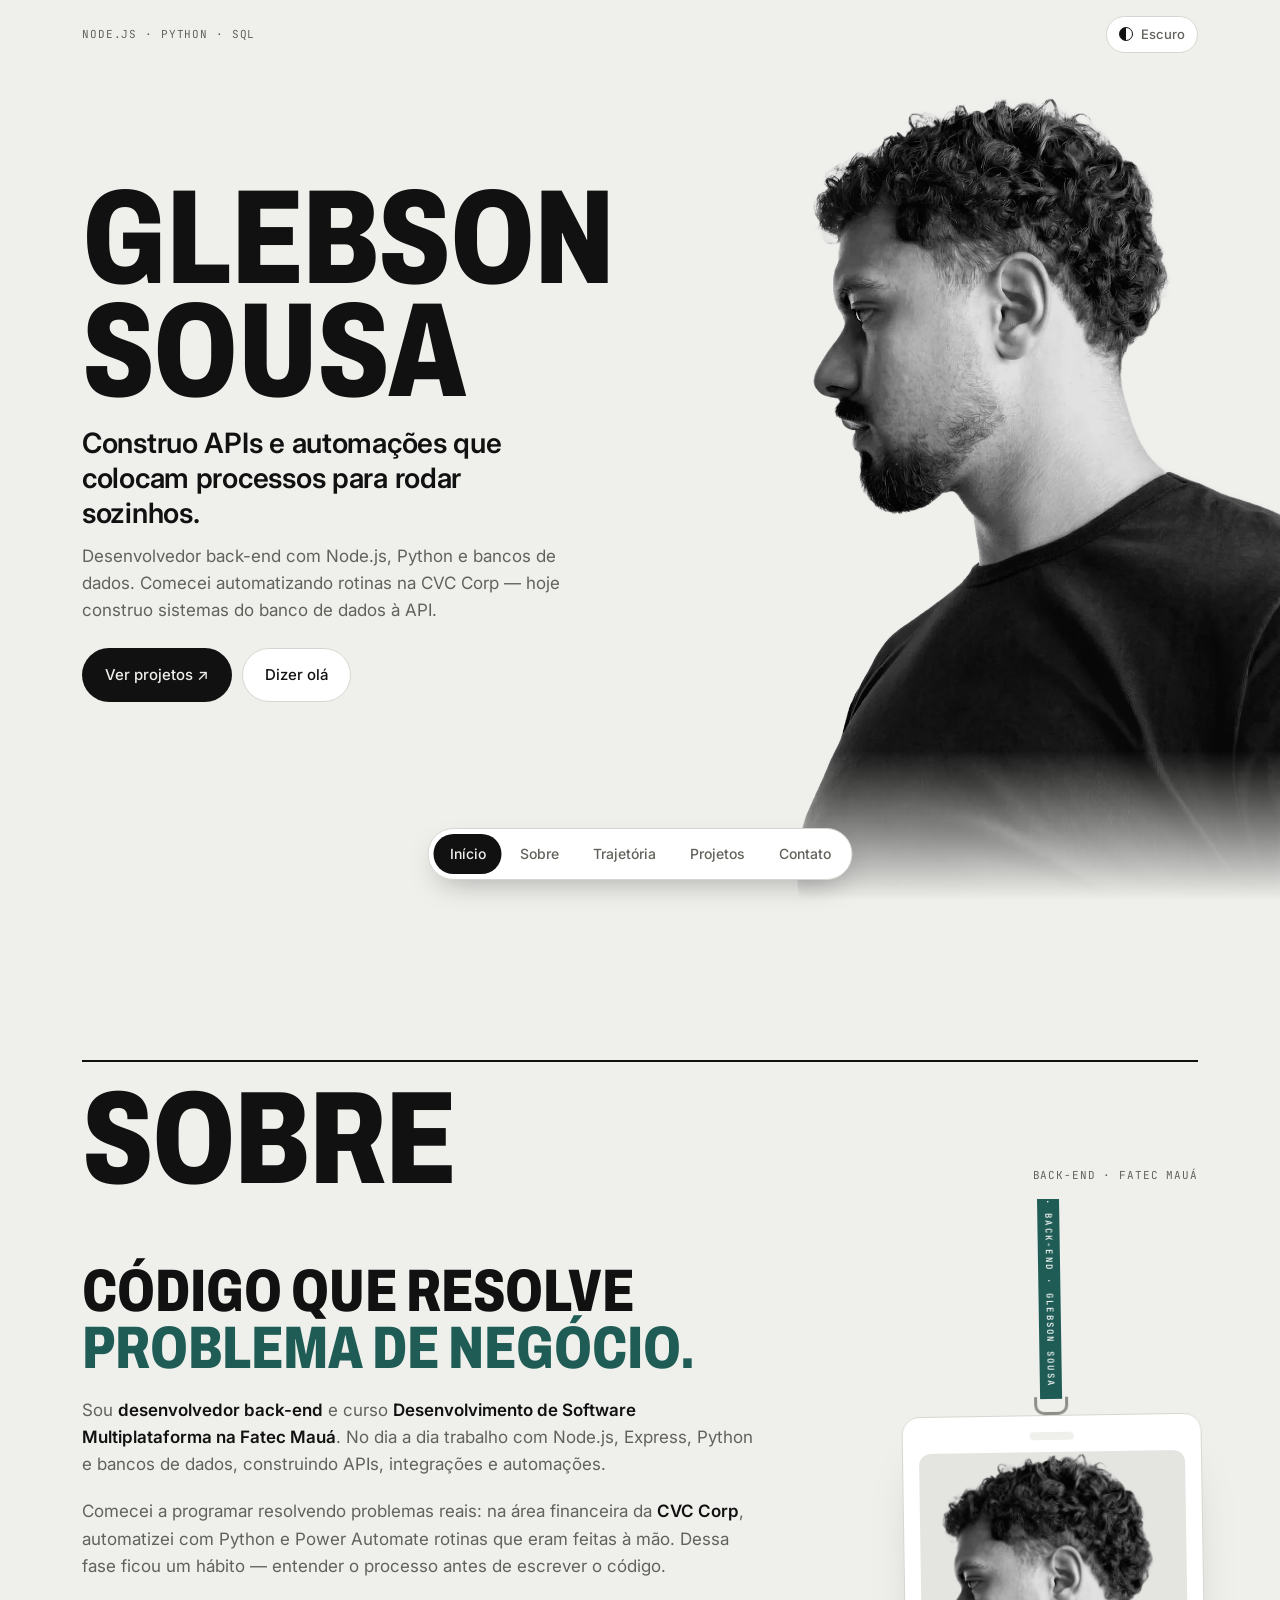
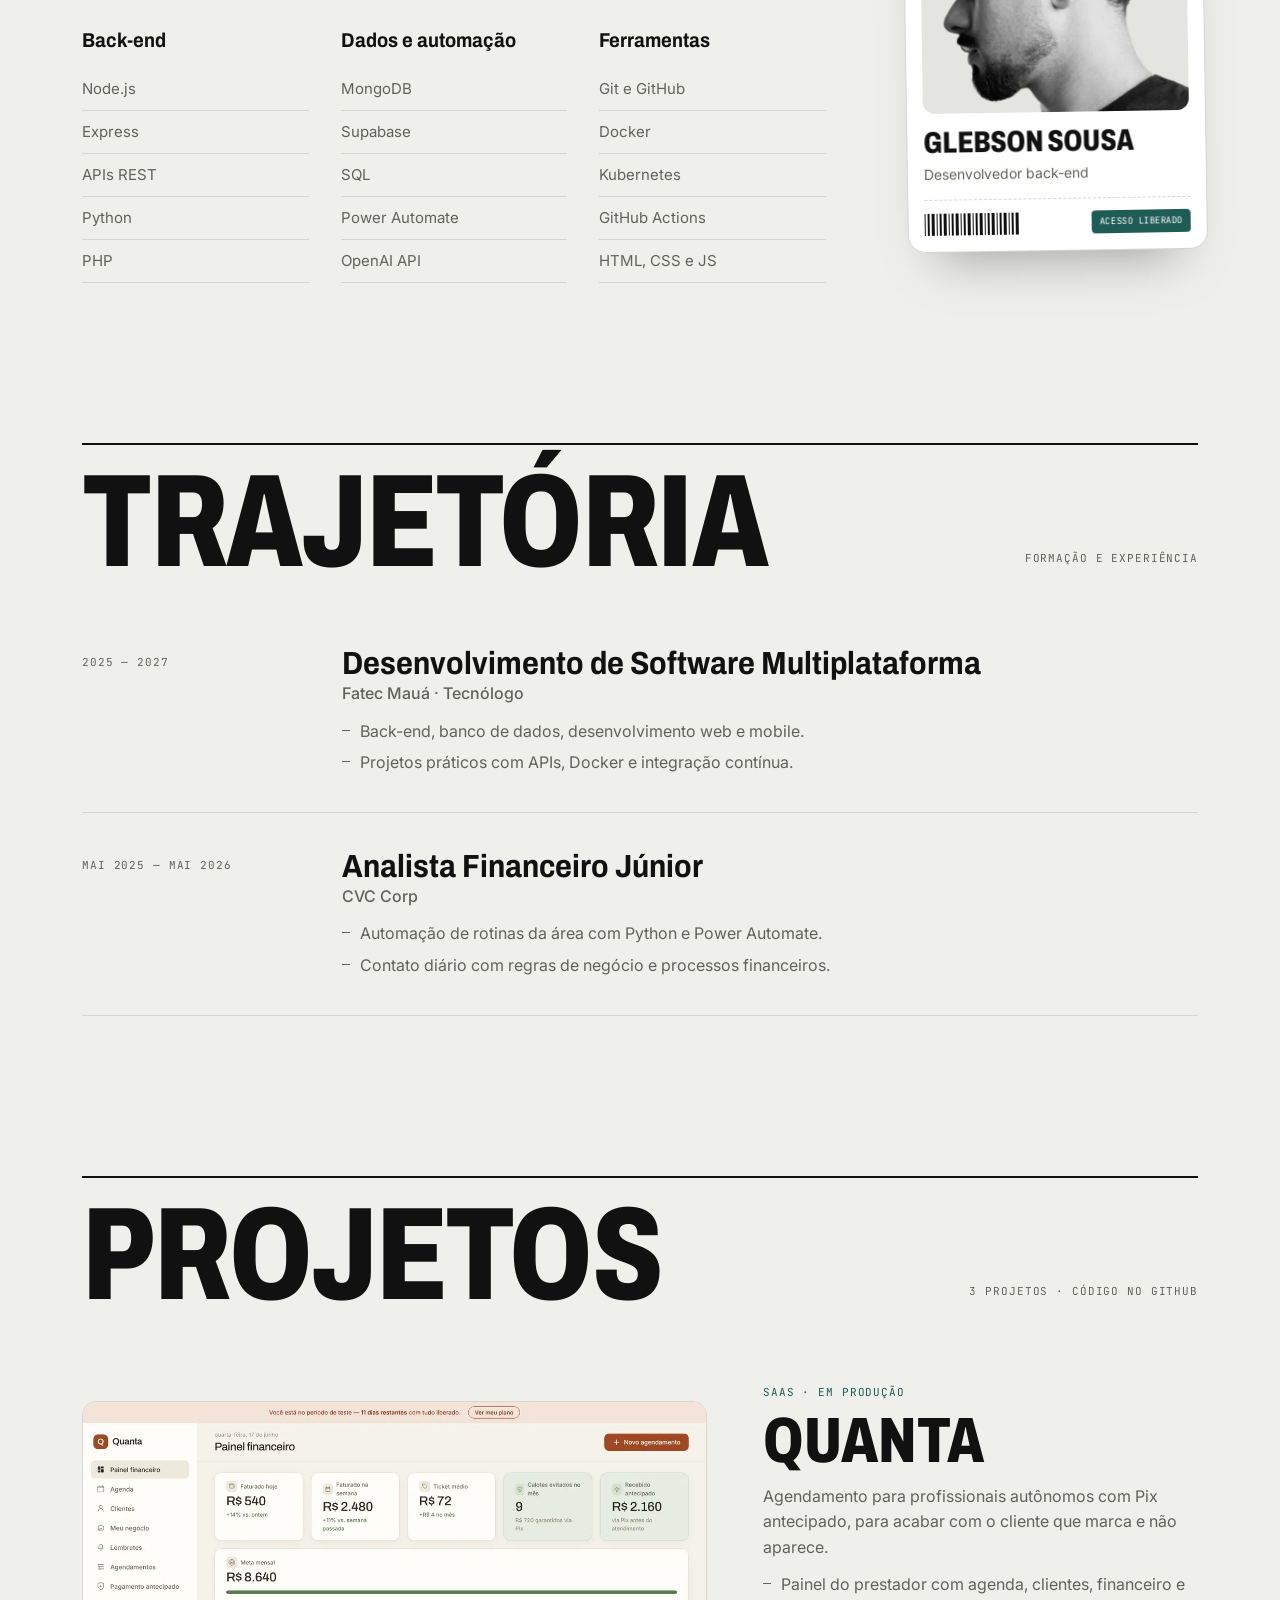
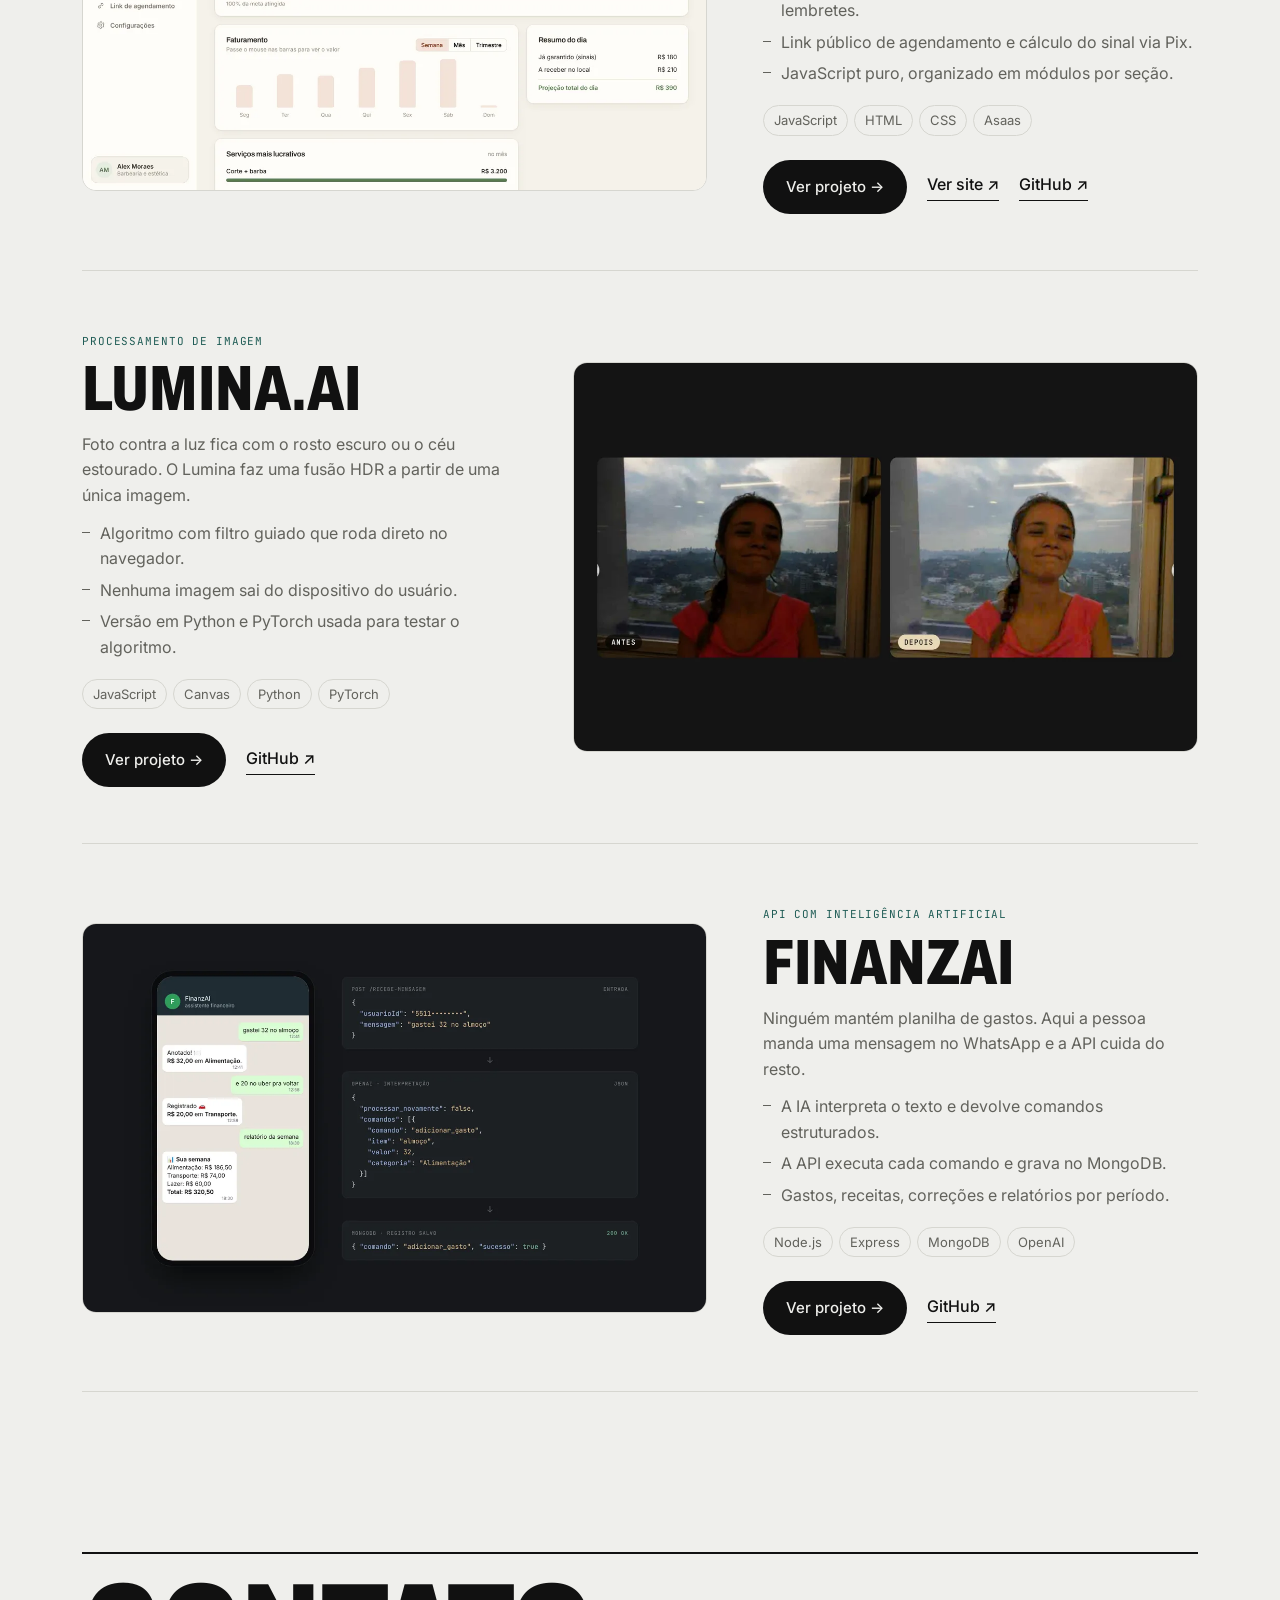
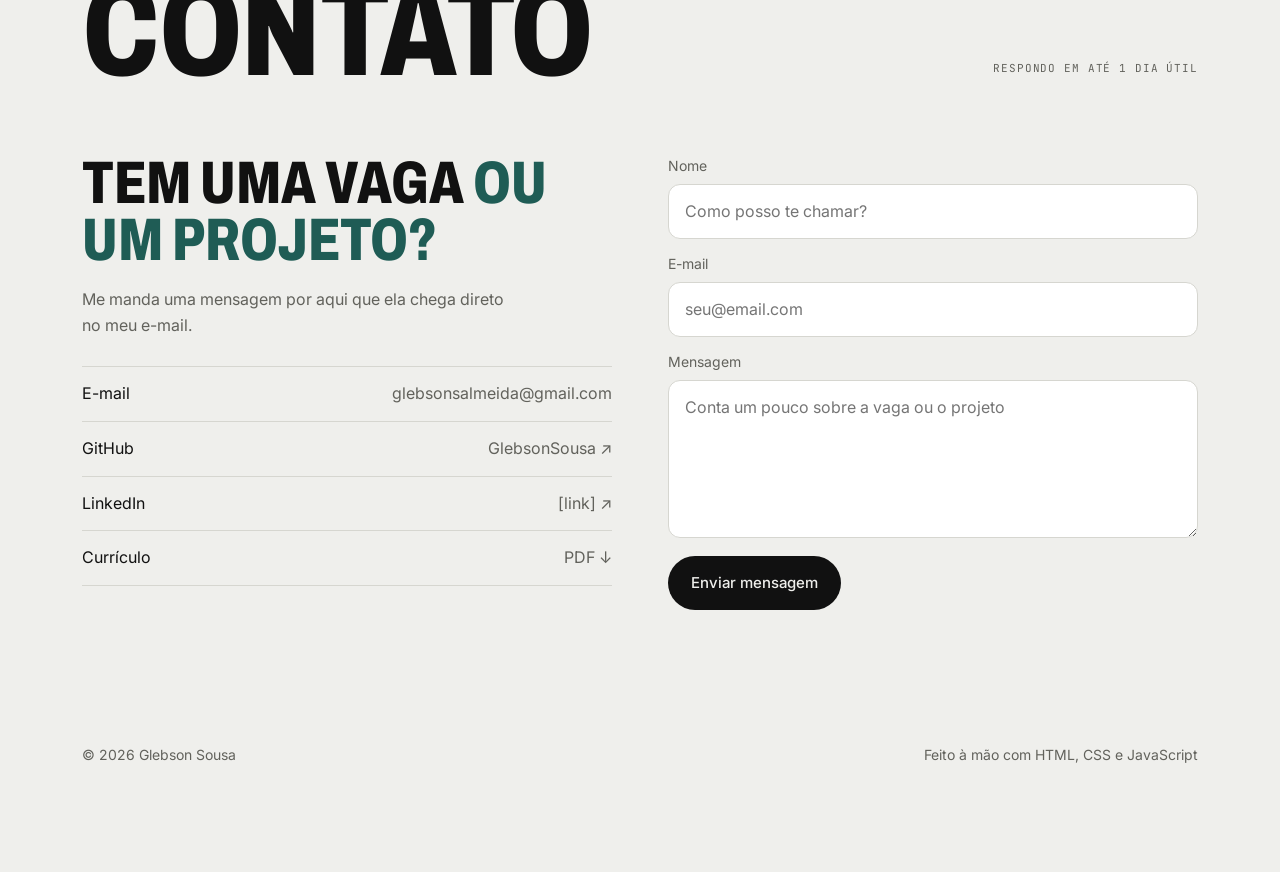
<file: index.html>
<!DOCTYPE html>
<html lang="pt-BR">
<head>
  <meta charset="UTF-8">
  <meta name="viewport" content="width=device-width, initial-scale=1, viewport-fit=cover">
  <title>Glebson Sousa — Desenvolvedor back-end</title>
  <meta name="description" content="Desenvolvedor back-end. APIs, integrações e automações com Node.js, Python e bancos de dados.">

  <link rel="preconnect" href="https://fonts.googleapis.com">
  <link rel="preconnect" href="https://fonts.gstatic.com" crossorigin>
  <link href="https://fonts.googleapis.com/css2?family=Archivo:wdth,wght@62..125,400..900&family=Inter:wght@400;500;600&family=JetBrains+Mono:wght@400;500&display=swap" rel="stylesheet">

  <script src="js/tema.js"></script>

  <link rel="stylesheet" href="css/base.css">
  <link rel="stylesheet" href="css/layout.css">
  <link rel="stylesheet" href="css/componentes.css">
  <link rel="stylesheet" href="css/secoes.css">
  <link rel="stylesheet" href="css/responsivo.css">
</head>
<body>

  <div class="alvo" id="alvo"></div>

  <nav class="menu" id="menu" aria-label="Seções">
    <a href="#inicio" class="so-desktop">Início</a>
    <a href="#sobre">Sobre</a>
    <a href="#trajetoria">Trajetória</a>
    <a href="#projetos">Projetos</a>
    <a href="#contato">Contato</a>
  </nav>

  <header class="hero" id="inicio">
    <div class="hero-topo">
      <span class="mono">Node.js · Python · SQL</span>
      <button class="tema-botao" id="tema-botao" type="button"><i></i><span>Escuro</span></button>
    </div>

    <div class="hero-foto">
      <img src="img/glebson.webp" alt="Glebson Sousa de perfil" fetchpriority="high">
    </div>

    <div class="container">
      <div class="hero-conteudo">
        <h1>
          <span class="hero-nome titulo-display">Glebson<br>Sousa</span>
          <span class="hero-titulo">Construo APIs e automações que colocam processos para rodar sozinhos.</span>
        </h1>
        <p class="hero-frase">Desenvolvedor back-end com Node.js, Python e bancos de dados. Comecei automatizando rotinas na CVC Corp — hoje construo sistemas do banco de dados à API.</p>
        <div class="hero-acoes">
          <a class="botao botao-cheio" href="#projetos">Ver projetos ↗</a>
          <a class="botao botao-vazado" href="#contato">Dizer olá</a>
        </div>
      </div>
    </div>
  </header>

  <main class="container">
    <section class="secao" id="sobre">
      <div class="secao-cabecalho">
        <h2 class="secao-nome titulo-display">Sobre</h2>
        <span class="secao-info mono">Back-end · Fatec Mauá</span>
      </div>

      <div class="sobre">
        <div class="lugar-cracha"><div class="cordao"></div></div>

        <div class="sobre-texto revelar">
          <h3 class="frase-secao titulo-display">Código que resolve <span class="destaque">problema de negócio.</span></h3>
          <p>Sou <strong>desenvolvedor back-end</strong> e curso <strong>Desenvolvimento de Software Multiplataforma na Fatec Mauá</strong>. No dia a dia trabalho com Node.js, Express, Python e bancos de dados, construindo APIs, integrações e automações.</p>
          <p>Comecei a programar resolvendo problemas reais: na área financeira da <strong>CVC Corp</strong>, automatizei com Python e Power Automate rotinas que eram feitas à mão. Dessa fase ficou um hábito — entender o processo antes de escrever o código.</p>
          <div class="habilidades" id="habilidades"></div>
        </div>
      </div>
    </section>

    <section class="secao" id="trajetoria">
      <div class="secao-cabecalho">
        <h2 class="secao-nome titulo-display">Trajetória</h2>
        <span class="secao-info mono">Formação e experiência</span>
      </div>
      <div id="trajetoria-lista"></div>
    </section>

    <section class="secao" id="projetos">
      <div class="secao-cabecalho">
        <h2 class="secao-nome titulo-display">Projetos</h2>
        <span class="secao-info mono">3 projetos · código no GitHub</span>
      </div>
      <div id="projetos-lista"></div>
    </section>

    <section class="secao" id="contato">
      <div class="secao-cabecalho">
        <h2 class="secao-nome titulo-display">Contato</h2>
        <span class="secao-info mono">Respondo em até 1 dia útil</span>
      </div>

      <div class="contato">
        <div class="contato-texto revelar">
          <h3 class="frase-secao titulo-display">Tem uma vaga <span class="destaque">ou um projeto?</span></h3>
          <p>Me manda uma mensagem por aqui que ela chega direto no meu e-mail.</p>
          <div class="contato-links" id="contato-links"></div>
        </div>

        <form class="formulario revelar" id="formulario" novalidate>
          <label>Nome
            <input name="nome" required autocomplete="name" placeholder="Como posso te chamar?">
          </label>
          <label>E-mail
            <input name="email" type="email" required autocomplete="email" placeholder="seu@email.com">
          </label>
          <label>Mensagem
            <textarea name="mensagem" rows="5" required placeholder="Conta um pouco sobre a vaga ou o projeto"></textarea>
          </label>
          <input class="formulario-armadilha" name="_honey" tabindex="-1" autocomplete="off">
          <button class="botao botao-cheio" type="submit">Enviar mensagem</button>
          <p class="formulario-aviso" id="formulario-aviso" role="status"></p>
        </form>
      </div>
    </section>

    <footer class="rodape">
      <span>© 2026 Glebson Sousa</span>
      <span>Feito à mão com HTML, CSS e JavaScript</span>
    </footer>
  </main>

  <script src="js/dados.js"></script>
  <script src="js/cracha.js"></script>
  <script src="js/alvo.js"></script>
  <script src="js/menu.js"></script>
  <script src="js/revelar.js"></script>
  <script src="js/secao-sobre.js"></script>
  <script src="js/secao-trajetoria.js"></script>
  <script src="js/secao-projetos.js"></script>
  <script src="js/secao-contato.js"></script>
  <script src="js/aplicacao.js"></script>
</body>
</html>
</file>
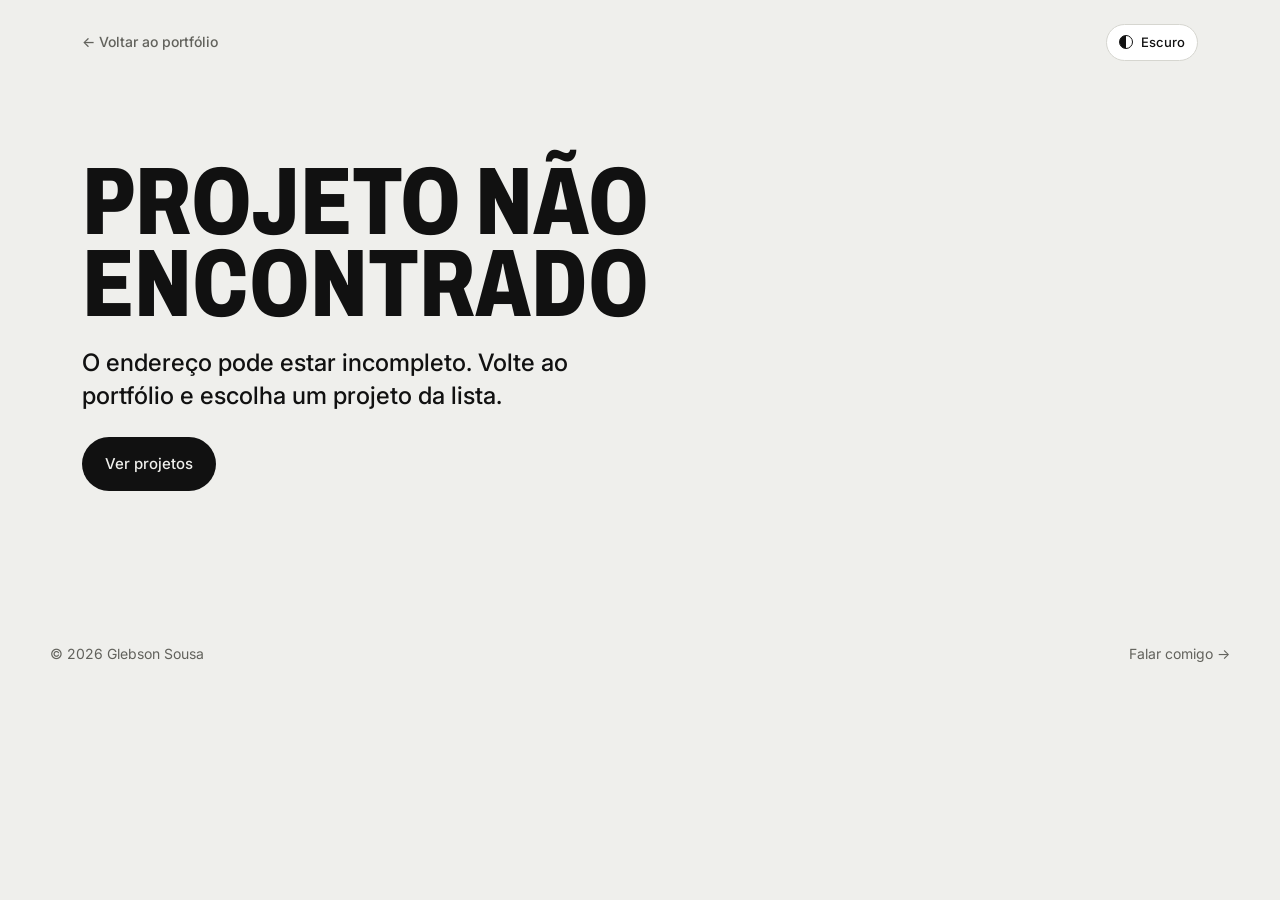
<file: projeto.html>
<!DOCTYPE html>
<html lang="pt-BR">
<head>
  <meta charset="UTF-8">
  <meta name="viewport" content="width=device-width, initial-scale=1, viewport-fit=cover">
  <title>Projeto — Glebson Sousa</title>

  <link rel="preconnect" href="https://fonts.googleapis.com">
  <link rel="preconnect" href="https://fonts.gstatic.com" crossorigin>
  <link href="https://fonts.googleapis.com/css2?family=Archivo:wdth,wght@62..125,400..900&family=Inter:wght@400;500;600&family=JetBrains+Mono:wght@400;500&display=swap" rel="stylesheet">

  <script src="js/tema.js"></script>

  <link rel="stylesheet" href="css/base.css">
  <link rel="stylesheet" href="css/layout.css">
  <link rel="stylesheet" href="css/componentes.css">
  <link rel="stylesheet" href="css/secoes.css">
  <link rel="stylesheet" href="css/responsivo.css">
  <link rel="stylesheet" href="css/projeto.css">
</head>
<body class="pagina-projeto">

  <div class="alvo" id="alvo"></div>

  <nav class="projeto-barra container">
    <a class="voltar" href="index.html#projetos">← Voltar ao portfólio</a>
    <button class="tema-botao" id="tema-botao" type="button"><i></i><span>Escuro</span></button>
  </nav>

  <main class="container" id="pagina-projeto"></main>

  <footer class="rodape container">
    <span>© 2026 Glebson Sousa</span>
    <a href="index.html#contato">Falar comigo →</a>
  </footer>

  <script src="js/dados.js"></script>
  <script src="js/alvo.js"></script>
  <script src="js/revelar.js"></script>
  <script src="js/secao-projetos.js"></script>
  <script src="js/pagina-projeto.js"></script>
</body>
</html>
</file>
<file: css/base.css>
:root {
  --fundo: #EFEFEC;
  --superficie: #FFFFFF;
  --texto: #111111;
  --texto-suave: #62625C;
  --linha: #D6D6D0;
  --acento: #1F5C55;
  --acento-texto: #FFFFFF;
  --fita: #1F5C55;
  --fita-texto: #FFFFFF;
  --foto-fundo: #E4E4E0;
  --sombra: rgba(0, 0, 0, .35);

  --fonte-titulo: "Archivo", "Avenir Next Condensed", "Arial Narrow", sans-serif-condensed, sans-serif;
  --fonte-texto: "Inter", system-ui, sans-serif;
  --fonte-mono: "JetBrains Mono", ui-monospace, monospace;

  --largura-maxima: 1180px;
  --margem: 20px;
  --altura-menu: 58px;
}

.tema-noite {
  --fundo: #111214;
  --superficie: #1A1C1F;
  --texto: #ECECEA;
  --texto-suave: #8E9196;
  --linha: #2A2D31;
  --acento: #D8C3A5;
  --acento-texto: #111214;
  --fita: #D8C3A5;
  --fita-texto: #111214;
  --foto-fundo: #24272B;
  --sombra: rgba(0, 0, 0, .7);
}

.tema-nevoa {
  --fundo: #E6EBF0;
  --superficie: #F7F9FB;
  --texto: #0E1A2B;
  --texto-suave: #586577;
  --linha: #C9D2DC;
  --acento: #2D4B73;
  --acento-texto: #FFFFFF;
  --fita: #0E1A2B;
  --fita-texto: #E6EBF0;
  --foto-fundo: #DCE3EA;
  --sombra: rgba(14, 26, 43, .35);
}

*,
*::before,
*::after {
  box-sizing: border-box;
  margin: 0;
  padding: 0;
}

html {
  overflow-x: hidden;
  scroll-behavior: smooth;
  scroll-padding-top: 24px;
  -webkit-text-size-adjust: 100%;
}

body {
  background: var(--fundo);
  color: var(--texto);
  font-family: var(--fonte-texto);
  font-size: 16px;
  line-height: 1.6;
  -webkit-font-smoothing: antialiased;
  -webkit-tap-highlight-color: transparent;
}

a {
  color: inherit;
  text-decoration: none;
}

img {
  display: block;
  max-width: 100%;
}

ul {
  list-style: none;
}

button,
input,
textarea {
  font: inherit;
  color: inherit;
}

:focus-visible {
  outline: 2px solid var(--acento);
  outline-offset: 3px;
}

.mono {
  font-family: var(--fonte-mono);
  font-size: 11px;
  letter-spacing: .08em;
  text-transform: uppercase;
}

.titulo-display {
  max-width: 100%;
  overflow-wrap: break-word;
  font-family: var(--fonte-titulo);
  font-weight: 800;
  font-stretch: 75%;
  text-transform: uppercase;
  line-height: .9;
}

.destaque {
  color: var(--acento);
}

.so-desktop {
  display: none;
}

@media (prefers-reduced-motion: reduce) {
  html {
    scroll-behavior: auto;
  }
}
</file>
<file: css/layout.css>
.container {
  width: 100%;
  max-width: var(--largura-maxima);
  margin: 0 auto;
  padding: 0 var(--margem);
}

.menu {
  position: fixed;
  z-index: 80;
  left: 12px;
  right: 12px;
  bottom: calc(12px + env(safe-area-inset-bottom));
  display: flex;
  justify-content: space-between;
  gap: 2px;
  padding: 5px;
  background: var(--superficie);
  border: 1px solid var(--linha);
  border-radius: 999px;
  box-shadow: 0 12px 30px -12px var(--sombra);
}

.menu a {
  flex: 1;
  padding: 10px 6px;
  border-radius: 999px;
  font-size: 13px;
  font-weight: 500;
  text-align: center;
  color: var(--texto-suave);
  white-space: nowrap;
  transition: background .25s, color .25s;
}

.menu a.ativo {
  background: var(--texto);
  color: var(--fundo);
}

.secao {
  padding-top: 96px;
}

.secao-cabecalho {
  display: flex;
  flex-direction: column;
  gap: 10px;
  padding-top: 18px;
  margin-bottom: 40px;
  border-top: 2px solid var(--texto);
}

.secao-nome {
  font-size: clamp(56px, 17vw, 132px);
  letter-spacing: -.01em;
}

.secao-info {
  color: var(--texto-suave);
}

.rodape {
  display: flex;
  flex-direction: column;
  gap: 6px;
  padding: 96px 0 calc(var(--altura-menu) + 48px);
  color: var(--texto-suave);
  font-size: 14px;
}
</file>
<file: css/componentes.css>
.botao {
  display: inline-flex;
  align-items: center;
  justify-content: center;
  gap: 8px;
  padding: 14px 22px;
  border: 1px solid transparent;
  border-radius: 999px;
  font-size: 15px;
  font-weight: 500;
  cursor: pointer;
  transition: transform .2s, opacity .2s;
}

.botao:active {
  transform: scale(.97);
}

.botao-cheio {
  background: var(--texto);
  color: var(--fundo);
}

.tema-botao {
  display: inline-flex;
  align-items: center;
  gap: 8px;
  padding: 7px 12px;
  background: var(--superficie);
  border: 1px solid var(--linha);
  border-radius: 999px;
  font-size: 13px;
  font-weight: 500;
  cursor: pointer;
}

.tema-botao i {
  width: 14px;
  height: 14px;
  border: 1.5px solid var(--texto);
  border-radius: 50%;
  background: linear-gradient(90deg, var(--texto) 50%, transparent 50%);
}

.botao-vazado {
  background: var(--superficie);
  border-color: var(--linha);
}

.botao[disabled] {
  opacity: .6;
  cursor: wait;
}

.etiquetas {
  display: flex;
  flex-wrap: wrap;
  gap: 6px;
}

.etiquetas span {
  padding: 4px 10px;
  border: 1px solid var(--linha);
  border-radius: 999px;
  font-size: 13px;
  color: var(--texto-suave);
}

.alvo {
  position: fixed;
  z-index: 90;
  top: 0;
  left: 0;
  width: 28px;
  height: 28px;
  margin: -14px 0 0 -14px;
  border: 1.5px solid var(--texto);
  border-radius: 50%;
  pointer-events: none;
  opacity: 0;
  transition: opacity .3s, width .2s, height .2s, margin .2s;
}

.alvo.visivel {
  opacity: .5;
}

.alvo.sobre-link {
  width: 44px;
  height: 44px;
  margin: -22px 0 0 -22px;
}

.cordao {
  width: 240px;
  margin: 0 auto;
  transform-origin: 50% 0;
  touch-action: pan-y;
  user-select: none;
  -webkit-user-select: none;
  will-change: transform;
}

.cordao-fita {
  display: flex;
  align-items: center;
  justify-content: flex-end;
  width: 22px;
  height: 90px;
  margin: 0 auto;
  padding-bottom: 12px;
  overflow: hidden;
  background: var(--fita);
  color: var(--fita-texto);
  font-family: var(--fonte-mono);
  font-size: 9px;
  font-weight: 500;
  letter-spacing: .25em;
  white-space: nowrap;
  writing-mode: vertical-rl;
}

.cordao-presilha {
  width: 34px;
  height: 18px;
  margin: -2px auto 0;
  border: 3px solid #8E8E88;
  border-top: 0;
  border-radius: 0 0 10px 10px;
}

.cracha {
  padding: 14px;
  background: var(--superficie);
  border: 1px solid var(--linha);
  border-radius: 18px;
  box-shadow: 0 34px 50px -30px var(--sombra);
}

.cracha-furo {
  width: 44px;
  height: 8px;
  margin: 0 auto 12px;
  border-radius: 6px;
  background: var(--fundo);
}

.cracha-foto {
  height: 200px;
  overflow: hidden;
  border-radius: 12px;
  background: var(--foto-fundo);
}

.cracha-foto img {
  width: 100%;
  height: 100%;
  object-fit: cover;
  object-position: 50% 18%;
  pointer-events: none;
}

.cracha-nome {
  margin-top: 14px;
  font-size: 26px;
  line-height: 1;
}

.cracha-cargo {
  margin-top: 6px;
  font-size: 14px;
  color: var(--texto-suave);
}

.cracha-rodape {
  display: flex;
  align-items: center;
  justify-content: space-between;
  margin-top: 14px;
  padding-top: 12px;
  border-top: 1px dashed var(--linha);
}

.cracha-codigo {
  display: flex;
  flex-shrink: 1;
  gap: 2px;
  height: 22px;
  min-width: 0;
  overflow: hidden;
}

.cracha-codigo i {
  background: var(--texto);
}

.cracha-selo {
  flex-shrink: 0;
  margin-left: 10px;
  padding: 4px 8px;
  white-space: nowrap;
  border-radius: 4px;
  background: var(--acento);
  color: var(--acento-texto);
  font-family: var(--fonte-mono);
  font-size: 9px;
  letter-spacing: .06em;
}

.revelar {
  opacity: 0;
  transform: translateY(24px);
  transition: opacity .7s ease, transform .7s ease;
}

.revelar.visivel {
  opacity: 1;
  transform: none;
}

@media (prefers-reduced-motion: reduce) {
  .revelar {
    opacity: 1;
    transform: none;
    transition: none;
  }
}
</file>
<file: css/secoes.css>
.hero {
  position: relative;
  overflow: hidden;
  --foto-altura: 50svh;
}

.hero-topo {
  position: absolute;
  z-index: 3;
  top: 16px;
  left: var(--margem);
  right: var(--margem);
  display: flex;
  align-items: center;
  justify-content: space-between;
  color: var(--texto-suave);
}

.hero-foto {
  position: absolute;
  z-index: 1;
  top: 56px;
  right: -12vw;
  height: var(--foto-altura);
  -webkit-mask-image: linear-gradient(#000 40%, transparent 72%);
  mask-image: linear-gradient(#000 40%, transparent 72%);
}

.hero-foto img {
  width: auto;
  height: 100%;
}

.hero-conteudo {
  position: relative;
  z-index: 2;
  display: flex;
  flex-direction: column;
  width: 100%;
  padding-top: calc(56px + var(--foto-altura) * .52);
  padding-bottom: 24px;
}

.hero-nome {
  display: block;
  overflow-wrap: normal;
  white-space: nowrap;
  font-size: 20vw;
  line-height: .84;
  letter-spacing: -.005em;
}

.hero-titulo {
  display: block;
  max-width: 24ch;
  margin-top: 18px;
  font-family: var(--fonte-texto);
  font-size: 20px;
  font-weight: 600;
  line-height: 1.3;
  letter-spacing: -.01em;
}

.hero-frase {
  max-width: 46ch;
  margin-top: 12px;
  color: var(--texto-suave);
  font-size: 15px;
}

.hero-acoes {
  display: flex;
  flex-wrap: wrap;
  gap: 10px;
  margin-top: 24px;
}

@media (max-height: 700px) and (max-width: 959px) {
  .hero {
    --foto-altura: 40svh;
  }

  .hero-nome {
    font-size: 18vw;
  }

  .hero-titulo {
    margin-top: 14px;
    font-size: 18px;
  }

  .hero-frase {
    font-size: 14px;
  }
}

.sobre {
  display: flex;
  flex-direction: column;
  gap: 48px;
}

.sobre .lugar-cracha {
  margin-top: -40px;
}

.frase-secao {
  font-size: clamp(34px, 9.5vw, 60px);
  line-height: .95;
}

.sobre-texto p {
  max-width: 62ch;
  margin-top: 20px;
  color: var(--texto-suave);
  font-size: 17px;
}

.sobre-texto p strong {
  color: var(--texto);
  font-weight: 600;
}

.habilidades {
  display: flex;
  flex-direction: column;
  gap: 28px;
  margin-top: 44px;
}

.habilidades h3 {
  margin-bottom: 12px;
  font-family: var(--fonte-titulo);
  font-size: 20px;
  font-weight: 700;
  font-stretch: 90%;
}

.habilidades ul {
  display: flex;
  flex-wrap: wrap;
  gap: 6px;
}

.habilidades li {
  padding: 6px 12px;
  border: 1px solid var(--linha);
  border-radius: 999px;
  color: var(--texto-suave);
  font-size: 14px;
}

.trajetoria-item {
  display: flex;
  flex-direction: column;
  gap: 6px;
  padding: 28px 0;
  border-bottom: 1px solid var(--linha);
}

.trajetoria-item:first-child {
  padding-top: 0;
}

.trajetoria-periodo {
  color: var(--texto-suave);
}

.trajetoria-item h3 {
  font-family: var(--fonte-titulo);
  font-size: 26px;
  font-weight: 700;
  font-stretch: 88%;
  line-height: 1.1;
}

.trajetoria-item h4 {
  color: var(--texto-suave);
  font-weight: 500;
}

.trajetoria-item ul,
.projeto-texto ul {
  margin-top: 12px;
  color: var(--texto-suave);
}

.trajetoria-item li,
.projeto-texto li {
  position: relative;
  margin-top: 6px;
  padding-left: 18px;
}

.trajetoria-item li::before,
.projeto-texto li::before {
  content: "";
  position: absolute;
  top: 11px;
  left: 0;
  width: 8px;
  height: 1px;
  background: currentColor;
}

.projeto {
  display: flex;
  flex-direction: column;
  gap: 24px;
  padding: 40px 0;
  border-bottom: 1px solid var(--linha);
}

.projeto:first-child {
  padding-top: 0;
}

.projeto-imagem {
  overflow: hidden;
  aspect-ratio: 16 / 10;
  background: var(--superficie);
  border: 1px solid var(--linha);
  border-radius: 14px;
}

.projeto-imagem img {
  width: 100%;
  height: 100%;
  object-fit: cover;
  object-position: top left;
}

.projeto-tipo {
  color: var(--acento);
}

.projeto-texto h3 {
  margin-top: 8px;
  font-size: 48px;
}

.projeto-texto p {
  margin-top: 14px;
  color: var(--texto-suave);
}

.projeto-texto .etiquetas {
  margin-top: 18px;
}

.projeto-texto h3 a {
  transition: color .2s;
}

.projeto-texto h3 a:hover {
  color: var(--acento);
}

.projeto-imagem img {
  transition: transform .5s ease;
}

.projeto-imagem:hover img {
  transform: scale(1.02);
}

.projeto-links {
  display: flex;
  flex-wrap: wrap;
  align-items: center;
  gap: 14px 20px;
  margin-top: 24px;
  font-weight: 500;
}

.link-externo {
  padding-bottom: 2px;
  border-bottom: 1px solid var(--texto);
}

.contato {
  display: flex;
  flex-direction: column;
  gap: 48px;
}

.contato-texto p {
  max-width: 44ch;
  margin-top: 18px;
  color: var(--texto-suave);
}

.contato-links {
  margin-top: 28px;
}

.contato-links a {
  display: flex;
  justify-content: space-between;
  gap: 16px;
  padding: 14px 0;
  border-top: 1px solid var(--linha);
}

.contato-links a:last-child {
  border-bottom: 1px solid var(--linha);
}

.contato-links span {
  overflow: hidden;
  color: var(--texto-suave);
  text-overflow: ellipsis;
  white-space: nowrap;
}

.formulario {
  display: flex;
  flex-direction: column;
  gap: 14px;
}

.formulario label {
  font-size: 14px;
  color: var(--texto-suave);
}

.formulario input,
.formulario textarea {
  display: block;
  width: 100%;
  margin-top: 6px;
  padding: 14px 16px;
  background: var(--superficie);
  border: 1px solid var(--linha);
  border-radius: 12px;
  font-size: 16px;
  resize: vertical;
}

.formulario input:focus,
.formulario textarea:focus {
  outline: 2px solid var(--acento);
  outline-offset: 1px;
}

.formulario .formulario-armadilha {
  display: none;
}

.formulario .botao {
  align-self: stretch;
  margin-top: 4px;
}

.formulario-aviso {
  min-height: 24px;
  color: var(--texto-suave);
  font-size: 14px;
}

.formulario-aviso.erro {
  color: #C2412D;
}
</file>
<file: css/responsivo.css>
@media (min-width: 600px) {
  :root {
    --margem: 28px;
  }

  .menu {
    left: 50%;
    right: auto;
    transform: translateX(-50%);
  }

  .menu a {
    flex: none;
    padding: 9px 16px;
    font-size: 14px;
  }

  .hero-nome {
    font-size: 19vw;
  }

  .habilidades {
    flex-direction: row;
    gap: 32px;
  }

  .habilidades > div {
    flex: 1;
  }

  .formulario .botao {
    align-self: flex-start;
  }
}

@media (min-width: 960px) {
  :root {
    --margem: 32px;
  }

  .so-desktop {
    display: inline-block;
  }

  .menu {
    bottom: calc(20px + env(safe-area-inset-bottom));
  }

  .hero-topo {
    left: max(var(--margem), calc((100% - var(--largura-maxima)) / 2 + var(--margem)));
    right: max(var(--margem), calc((100% - var(--largura-maxima)) / 2 + var(--margem)));
  }

  .hero {
    display: flex;
    min-height: 100svh;
  }

  .hero-foto {
    top: auto;
    bottom: 0;
    right: 0;
    height: 92svh;
    max-height: 940px;
    -webkit-mask-image: linear-gradient(#000 82%, transparent);
    mask-image: linear-gradient(#000 82%, transparent);
  }

  .hero-conteudo {
    justify-content: center;
    max-width: 720px;
    min-height: 100svh;
    padding: 96px 0 112px;
  }

  .hero-nome {
    font-size: clamp(96px, 10.5vw, 164px);
  }

  .hero-titulo {
    max-width: 26ch;
    font-size: 28px;
    line-height: 1.25;
  }

  .hero-frase {
    font-size: 17px;
  }

  .cordao {
    width: 300px;
  }

  .cracha {
    padding: 16px;
  }

  .cracha-foto {
    height: 260px;
  }

  .cracha-nome {
    font-size: 30px;
  }

  .secao {
    padding-top: 160px;
  }

  .secao-cabecalho {
    flex-direction: row;
    align-items: flex-end;
    justify-content: space-between;
    margin-bottom: 64px;
  }

  .secao-info {
    padding-bottom: 14px;
    text-align: right;
  }

  .sobre {
    flex-direction: row;
    align-items: flex-start;
    gap: 72px;
  }

  .sobre .lugar-cracha {
    position: sticky;
    top: 0;
    order: 2;
    flex: 0 0 300px;
    margin-top: -64px;
  }

  .sobre .cordao-fita {
    height: 200px;
  }

  .sobre-texto {
    flex: 1;
  }

  .habilidades li {
    padding: 9px 0;
    border: 0;
    border-bottom: 1px solid var(--linha);
    border-radius: 0;
    font-size: 15px;
  }

  .habilidades ul {
    display: block;
  }

  .trajetoria-item {
    flex-direction: row;
    gap: 40px;
    padding: 36px 0;
  }

  .trajetoria-periodo {
    flex: 0 0 220px;
    padding-top: 8px;
  }

  .trajetoria-item h3 {
    font-size: 32px;
  }

  .projeto {
    flex-direction: row;
    align-items: center;
    gap: 56px;
    padding: 56px 0;
  }

  .projeto:nth-child(even) {
    flex-direction: row-reverse;
  }

  .projeto-imagem {
    flex: 0 0 56%;
  }

  .projeto-texto {
    flex: 1;
  }

  .projeto-texto h3 {
    font-size: 64px;
  }

  .contato {
    flex-direction: row;
    gap: 56px;
  }

  .contato-texto,
  .formulario {
    flex: 1;
  }

  .rodape {
    flex-direction: row;
    justify-content: space-between;
  }
}
</file>
<file: css/projeto.css>
.projeto-barra {
  display: flex;
  align-items: center;
  justify-content: space-between;
  padding-top: 16px;
  padding-bottom: 16px;
}

.voltar {
  font-size: 14px;
  font-weight: 500;
  color: var(--texto-suave);
  transition: color .2s;
}

.voltar:hover {
  color: var(--texto);
}

.caso-cabecalho {
  padding: 40px 0 36px;
}

.caso-nome {
  margin-top: 12px;
  font-size: clamp(64px, 19vw, 168px);
  line-height: .86;
}

.caso-nome-pequeno {
  font-size: clamp(40px, 11vw, 96px);
}

.caso-resumo {
  max-width: 34ch;
  margin-top: 20px;
  font-size: 20px;
  font-weight: 500;
  line-height: 1.4;
}

.caso-ficha {
  display: flex;
  flex-direction: column;
  margin-top: 32px;
  border-top: 1px solid var(--linha);
}

.caso-ficha div {
  display: flex;
  gap: 16px;
  padding: 12px 0;
  border-bottom: 1px solid var(--linha);
}

.caso-ficha dt {
  flex: 0 0 72px;
  padding-top: 3px;
  color: var(--texto-suave);
}

.caso-ficha dd {
  font-size: 15px;
}

.caso-capa {
  overflow: hidden;
  border: 1px solid var(--linha);
  border-radius: 16px;
  background: var(--superficie);
}

.caso-capa img {
  width: 100%;
}

.caso-bloco {
  display: flex;
  flex-direction: column;
  gap: 18px;
  padding: 56px 0 0;
}

.caso-titulo {
  padding-top: 14px;
  border-top: 2px solid var(--texto);
  font-size: clamp(34px, 9vw, 52px);
}

.caso-conteudo > p {
  max-width: 62ch;
  color: var(--texto-suave);
  font-size: 17px;
}

.caso-passos {
  list-style: none;
  counter-reset: passo;
}

.caso-passos li {
  position: relative;
  padding: 16px 0 16px 48px;
  border-bottom: 1px solid var(--linha);
  color: var(--texto-suave);
  counter-increment: passo;
}

.caso-passos li::before {
  content: counter(passo, decimal-leading-zero);
  position: absolute;
  top: 17px;
  left: 0;
  color: var(--acento);
  font-family: var(--fonte-mono);
  font-size: 13px;
}

.caso-decisoes li {
  position: relative;
  padding: 14px 0 14px 22px;
  border-bottom: 1px solid var(--linha);
  color: var(--texto-suave);
}

.caso-decisoes li::before {
  content: "";
  position: absolute;
  top: 26px;
  left: 0;
  width: 10px;
  height: 2px;
  background: var(--acento);
}

.caso-galeria {
  display: flex;
  flex-direction: column;
  gap: 28px;
}

.caso-galeria img {
  width: 100%;
  border: 1px solid var(--linha);
  border-radius: 14px;
}

.caso-galeria figcaption {
  margin-top: 10px;
  color: var(--texto-suave);
  font-size: 14px;
}

.caso-proximo {
  display: flex;
  flex-direction: column;
  gap: 8px;
  margin-top: 96px;
  padding: 28px 0;
  border-top: 2px solid var(--texto);
  border-bottom: 1px solid var(--linha);
  color: var(--texto-suave);
}

.caso-proximo strong {
  color: var(--texto);
  font-size: clamp(44px, 12vw, 96px);
  transition: color .2s;
}

.caso-proximo:hover strong {
  color: var(--acento);
}

.pagina-projeto .rodape {
  padding-bottom: 48px;
}

@media (min-width: 960px) {
  .projeto-barra {
    padding-top: 24px;
    padding-bottom: 24px;
  }

  .caso-cabecalho {
    padding: 64px 0 56px;
  }

  .caso-resumo {
    font-size: 24px;
  }

  .caso-ficha {
    flex-direction: row;
    gap: 32px;
    border-top: 0;
  }

  .caso-ficha div {
    flex: 1;
    flex-direction: column;
    gap: 4px;
    border-top: 1px solid var(--linha);
    border-bottom: 0;
  }

  .caso-bloco {
    flex-direction: row;
    gap: 56px;
    padding-top: 96px;
  }

  .caso-titulo {
    flex: 0 0 320px;
  }

  .caso-conteudo {
    flex: 1;
    padding-top: 18px;
  }

  .caso-galeria {
    gap: 40px;
  }
}
</file>
